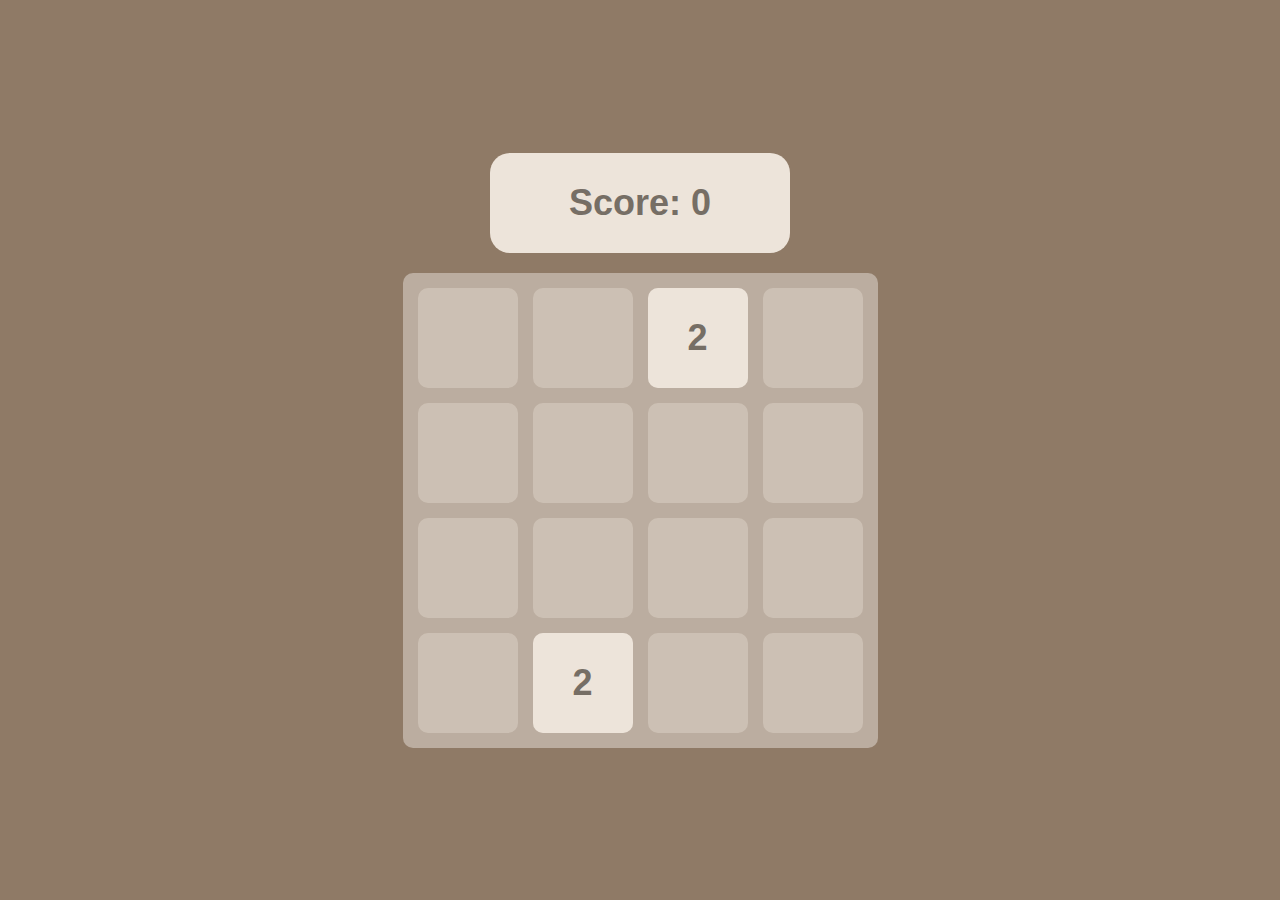
<file: 2048/index.html>
<!DOCTYPE html>
<html lang="en">
<head>
  <meta charset="UTF-8">
  <meta http-equiv="X-UA-Compatible" content="IE=edge">
  <meta name="viewport" content="width=device-width, initial-scale=1.0">
  <title>2048</title>
  <link rel="stylesheet" href="style.css">
</head>
<body>
  <div id="app">
    <div id="score">Score: 0</div>
  </div>
  <script src="script.js"></script>
</body>
</html>
</file>
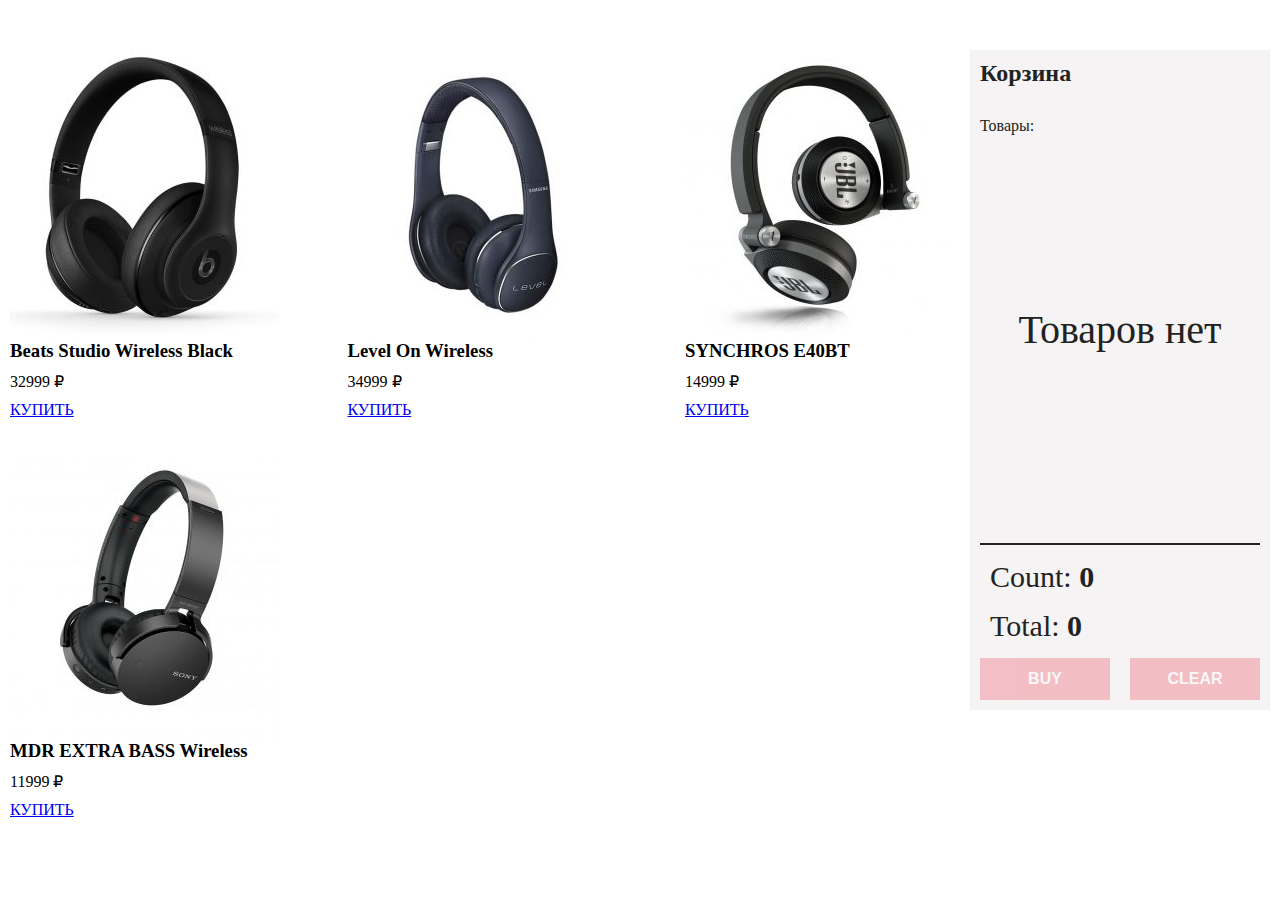
<file: Basket/index.html>
<!DOCTYPE html>
<html lang="en">
<head>
    <meta charset="UTF-8">
    <meta http-equiv="X-UA-Compatible" content="IE=edge">
    <meta name="viewport" content="width=device-width, initial-scale=1.0">
    <title>Basket</title>
    <link rel="stylesheet" href="css/style.css">
</head>
<body>
    <div id="product__card"></div> <!-- Блок товаров -->
    <div class="product__basket">
        <div class="basket">
            <h2 class="basket__title">Корзина</h2>
            <span class="basket__subtitle">Товары:</span>
            <div id="basket__goods" class="check__items">Товаров нет</div> <!-- Корзина товаров -->
            <span class="basket__line"></span>
            <span id="basket__count">Count: <b>0</b></span>
            <span id="basket__total">Total: <b>0</b></span>
            <div class="basket__btn">
                <button type="button" id="buy" class="button button__disabled" disabled>BUY</button>
                <button type="button" id="clear" class="button button__disabled" disabled>CLEAR</button>
            </div>
        </div>
    </div>
    <script src="js/app.js"></script>
</body>
</html>
</file>
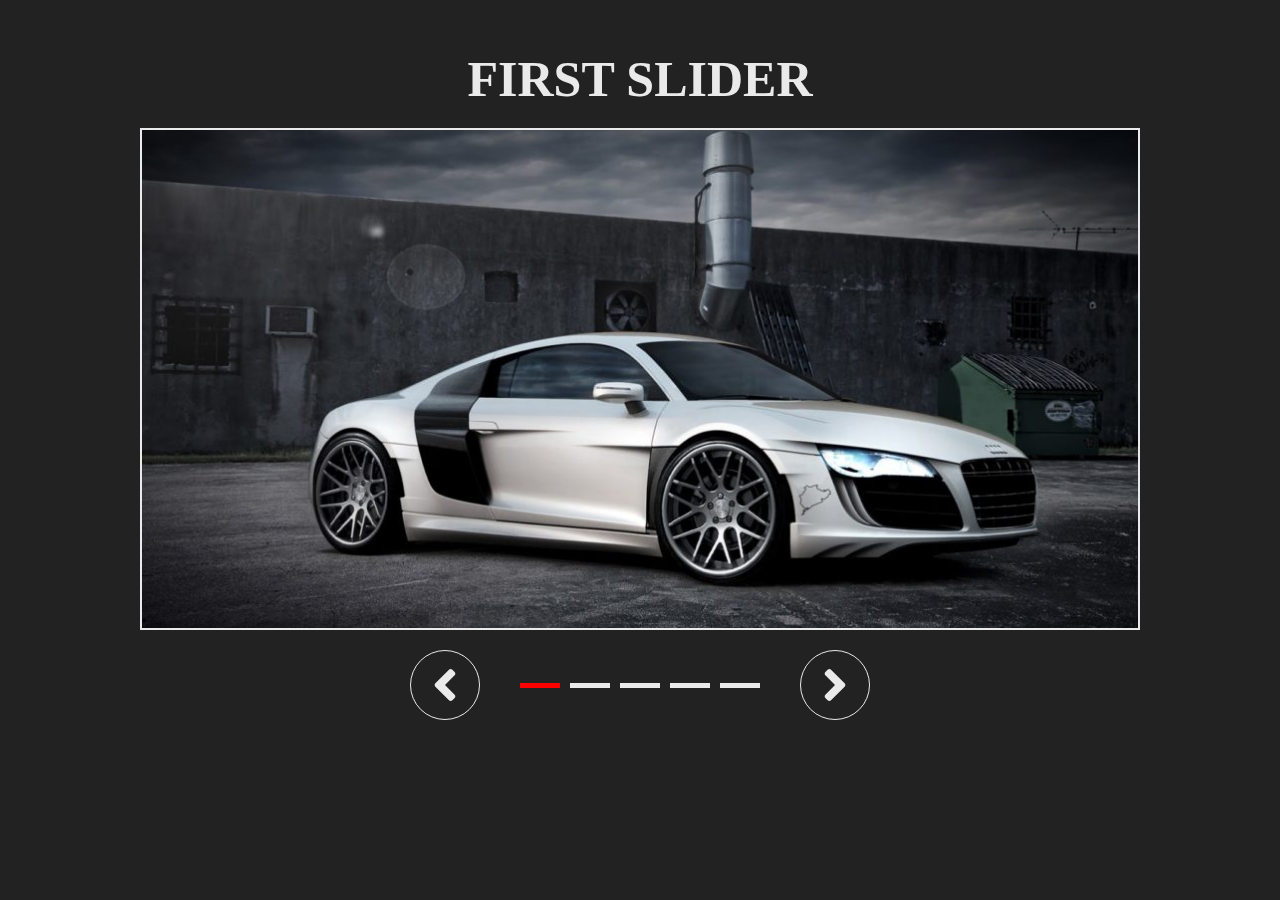
<file: DynamicSlider/index.html>
<!DOCTYPE html>
<html lang="en">
<head>
    <meta charset="UTF-8">
    <meta http-equiv="X-UA-Compatible" content="IE=edge">
    <meta name="viewport" content="width=device-width, initial-scale=1.0">
    <title>Slider</title>
    <link rel="stylesheet" href="css/reset.css">
    <link rel="stylesheet" href="css/style.css">
</head>
<body>
    <div class="slider">
        <h1 class="slider__heading">FIRST SLIDER</h1>
        <div class="slider__content">
            <div class="slider__line">
                <img src="img/1.jpg" alt="picture-1">
                <img src="img/2.jpg" alt="picture-2">
                <img src="img/3.jpg" alt="picture-3">
                <img src="img/4.jpg" alt="picture-4">
                <img src="img/5.jpg" alt="picture-5">
            </div>
        </div>
        <div class="slider__taps">
            <button type="button" class="slider__btn" id="prev">
                <svg width="22" height="32" viewBox="0 0 22 32" fill="none" xmlns="http://www.w3.org/2000/svg">
                    <path d="M1.37236 14.3005L14.9681 0.70478C15.9078 -0.234927 17.4273 -0.234927 18.357 0.70478L20.6163 2.96407C21.556 3.90378 21.556 5.42331 20.6163 6.35301L10.9894 16L20.6263 25.637C21.566 26.5767 21.566 28.0962 20.6263 29.0259L18.367 31.2952C17.4273 32.2349 15.9078 32.2349 14.9781 31.2952L1.38236 17.6995C0.432652 16.7598 0.432652 15.2402 1.37236 14.3005Z" fill="black"/>
                </svg>
            </button>
            <div class="slider__items">
                <div class="item item-switch"></div>
                <div class="item"></div>
                <div class="item"></div>
                <div class="item"></div>
                <div class="item"></div>
            </div>
            <button type="button" class="slider__btn" id="next">
                <svg width="22" height="32" viewBox="0 0 22 32" fill="none" xmlns="http://www.w3.org/2000/svg">
                    <path d="M20.6226 17.6995L7.02684 31.2952C6.08714 32.2349 4.56761 32.2349 3.6379 31.2952L1.37861 29.0359C0.438901 28.0962 0.438901 26.5767 1.37861 25.647L11.0156 16.01L1.37861 6.37301C0.438901 5.4333 0.438901 3.91378 1.37861 2.98407L3.6279 0.70478C4.56761 -0.234927 6.08714 -0.234927 7.01685 0.70478L20.6126 14.3005C21.5623 15.2402 21.5623 16.7598 20.6226 17.6995Z" fill="black"/>
                </svg>
            </button>
        </div>
    </div>
    <script src="js/app.js"></script>
</body>
</html>
</file>
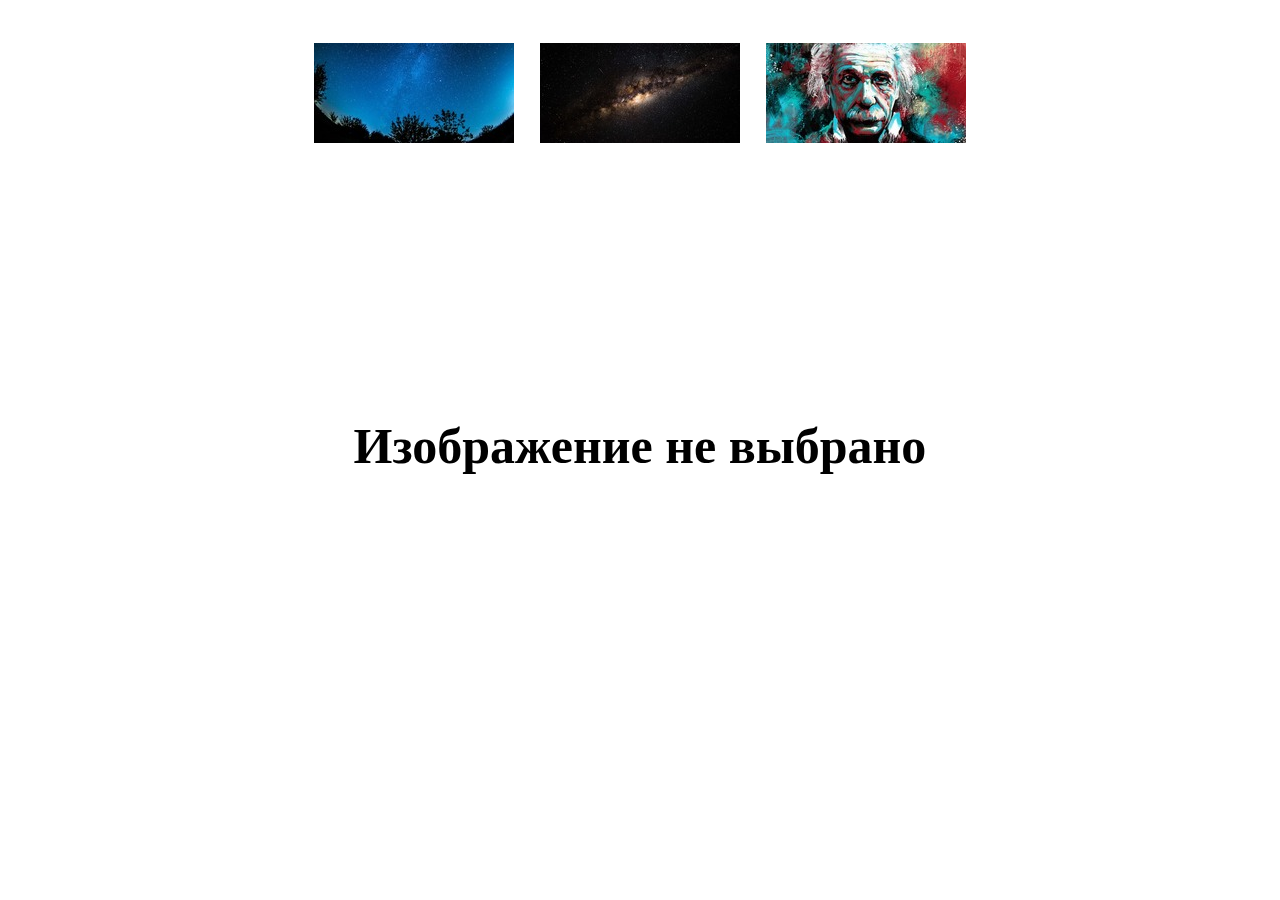
<file: Gallery/index.html>
<!DOCTYPE html>
<html lang="en">
<head>
    <meta charset="UTF-8">
    <meta http-equiv="X-UA-Compatible" content="IE=edge">
    <meta name="viewport" content="width=device-width, initial-scale=1.0">
    <title>Gallery</title>
    <link rel="stylesheet" href="css/style.css">
</head>
<body>
    <div class="box">
        <div class="box__small">
            <img class="small__img" src="small_img/small1.jpg" alt="pic-1">
            <img class="small__img" src="small_img/small2.jpg" alt="pic-2">
            <img class="small__img" src="small_img/small3.jpg" alt="pic-3">
        </div>
        <div id="box__big">Изображение не выбрано</div>
    </div>
    <script src="js/app.js"></script>
</body>
</html>
</file>
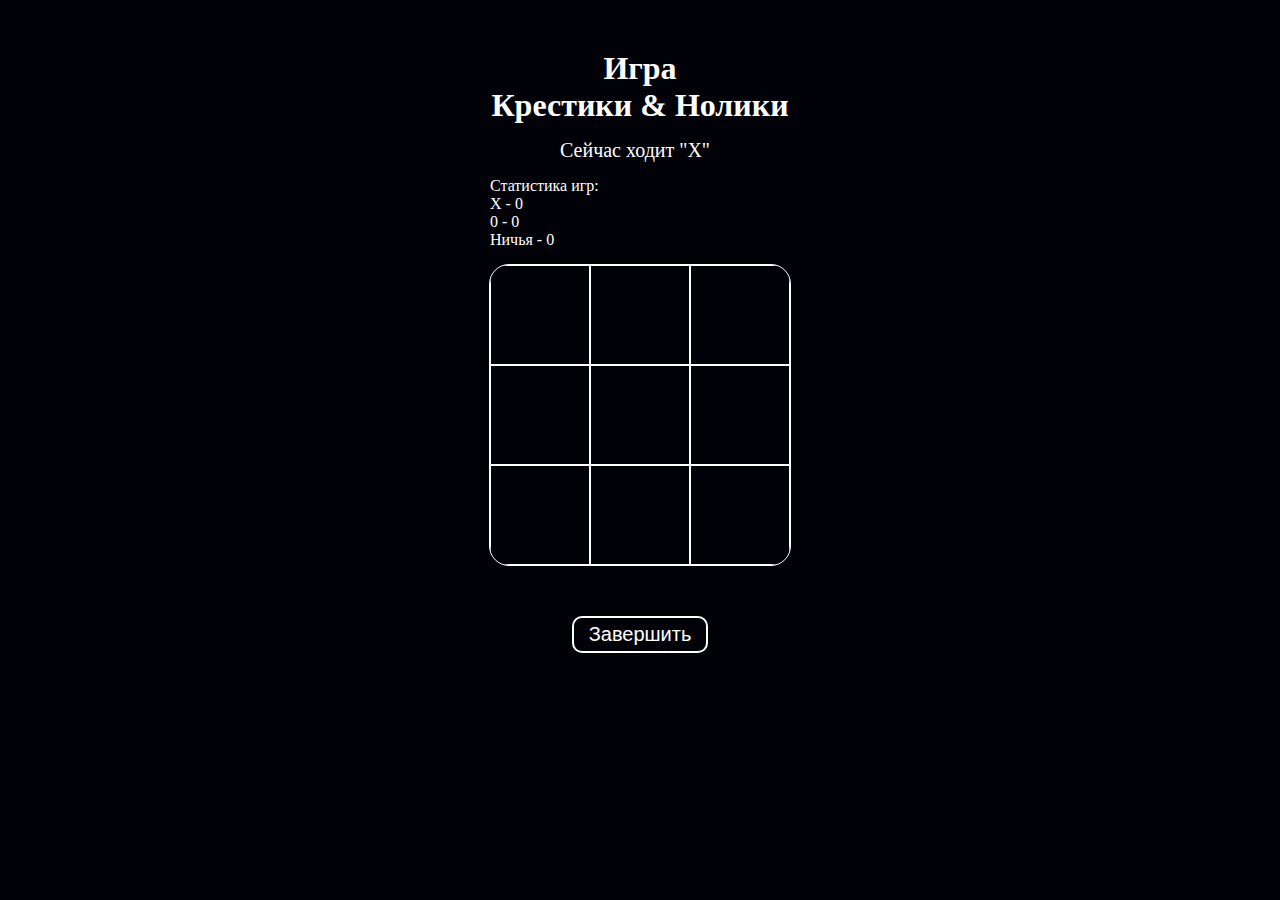
<file: GameXO/index.html>
<!DOCTYPE html>
<html lang="en">
<head>
    <meta charset="UTF-8">
    <meta http-equiv="X-UA-Compatible" content="IE=edge">
    <meta name="viewport" content="width=device-width, initial-scale=1.0">
    <title>X0</title>
    <link rel="stylesheet" href="style.css">
</head>
<body>
    <h1 class="heading">Игра<br>Крестики & Нолики</h1>
    <p id="player__step">Сейчас ходит "X"</p>
    <p id="stat">Статистика игр:<br>X - 0<br>0 - 0<br>Ничья - 0</p>
    <div id="area"></div> <!-- field -->
    <button type="button" id="btn">Завершить</button>
    <script src="app.js"></script>
</body>
</html>
</file>
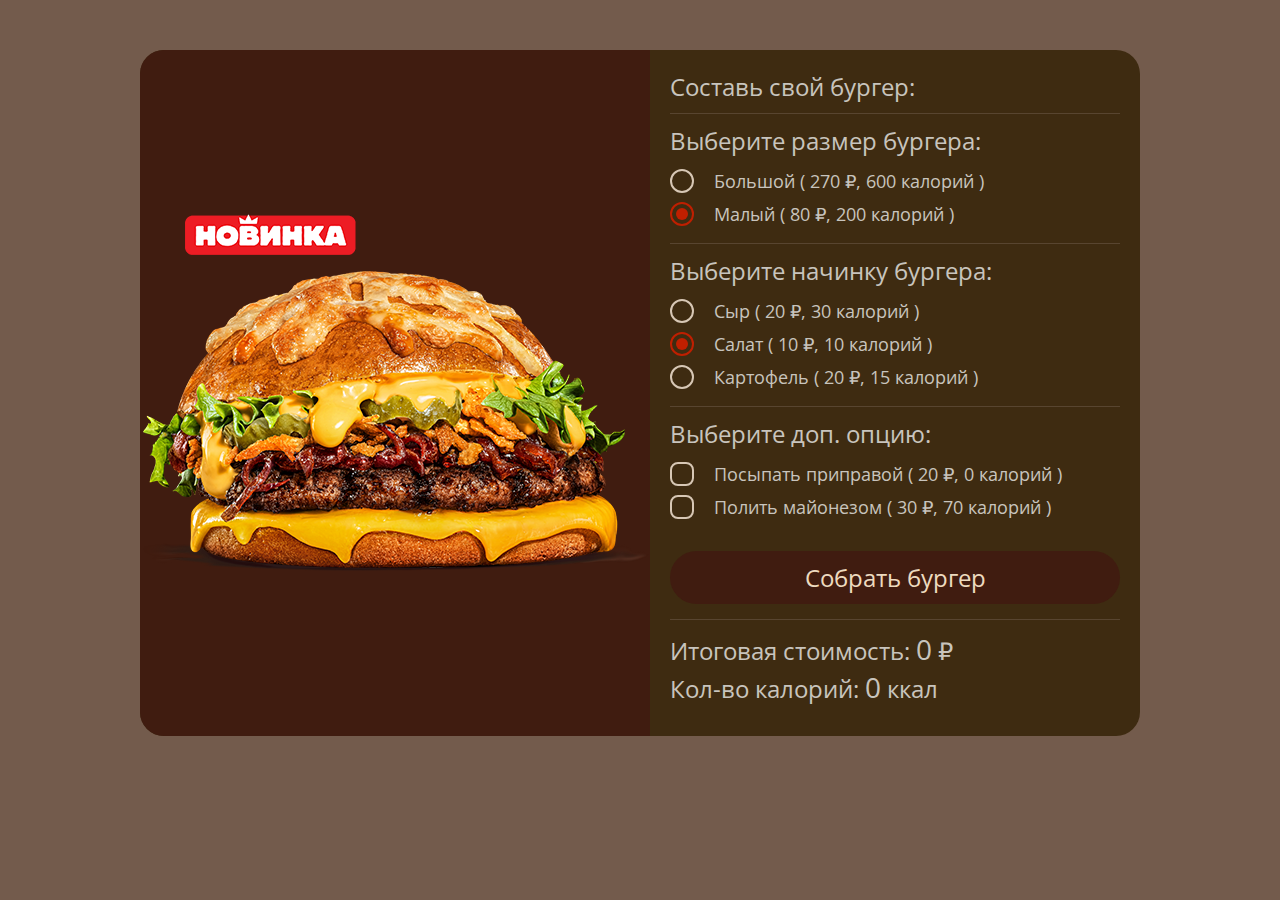
<file: hamburger/index.html>
<!DOCTYPE html>
<html lang="en">
<head>
    <meta charset="UTF-8">
    <meta http-equiv="X-UA-Compatible" content="IE=edge">
    <meta name="viewport" content="width=device-width, initial-scale=1.0">
    <title>Hamburger</title>
    <link rel="stylesheet" href="css/reset.css">
    <link rel="stylesheet" href="css/style.css">
</head>
<body>
    <div class="burger">
        <div class="burger__img">
            <img src="img/burger.png" alt="burger">
        </div>
        <div class="burger__box">
            <h2 class="burger__box-title">Составь свой бургер:</h2>
            <div class="burger__box-size">
                <h3 class="option-heading">Выберите размер бургера:</h3>
                <label class="label-radio">
                    <input type="radio" name="size" value="big" data-price="270" data-calories="600">
                    <span>Большой ( 270 &#8381;, 600 калорий )</span>
                </label>
                <label class="label-radio">
                    <input type="radio" name="size" value="small" data-price="80" data-calories="200" checked>
                    <span class="radio-box">Малый ( 80 &#8381;, 200 калорий )</span>
                </label>
            </div>
            <div class="burger__box-filling">
                <h3 class="option-heading">Выберите начинку бургера:</h3>
                <label class="label-radio">
                    <input type="radio" name="filling" value="cheese" data-price="20" data-calories="30">
                    <span class="radio-box">Сыр ( 20 &#8381;, 30 калорий )</span>
                </label>
                <label class="label-radio">
                    <input type="radio" name="filling" value="salad" data-price="10" data-calories="10" checked>
                    <span class="radio-box">Салат ( 10 &#8381;, 10 калорий )</span>
                </label>
                <label class="label-radio">
                    <input type="radio" name="filling" value="potato" data-price="20" data-calories="15">
                    <span class="radio-box">Картофель ( 20 &#8381;, 15 калорий )</span>
                </label>
            </div>
            <div class="burger__box-option">
                <h3 class="option-heading">Выберите доп. опцию:</h3>
                <label class="label-checkbox">
                    <input type="checkbox" name="option" value="spice" data-price="20" data-calories="0">
                    <span>Посыпать приправой ( 20 &#8381;, 0 калорий )</span>
                </label>
                <label class="label-checkbox">
                    <input type="checkbox" name="option" value="mayonnaise" data-price="30" data-calories="70">
                    <span>Полить майонезом ( 30 &#8381;, 70 калорий )</span>
                </label>
            </div>
            <button type="button" id="btn">Собрать бургер</button>
            <div class="burger__box-total">
                <p class="total__price">Итоговая стоимость: <span id="price">0</span> &#8381;</p>
                <p class="total__calories">Кол-во калорий: <span id="calories">0</span> ккал</p>
            </div>
        </div>
    </div>

    <script src="js/app.js"></script>
</body>
</html>
</file>
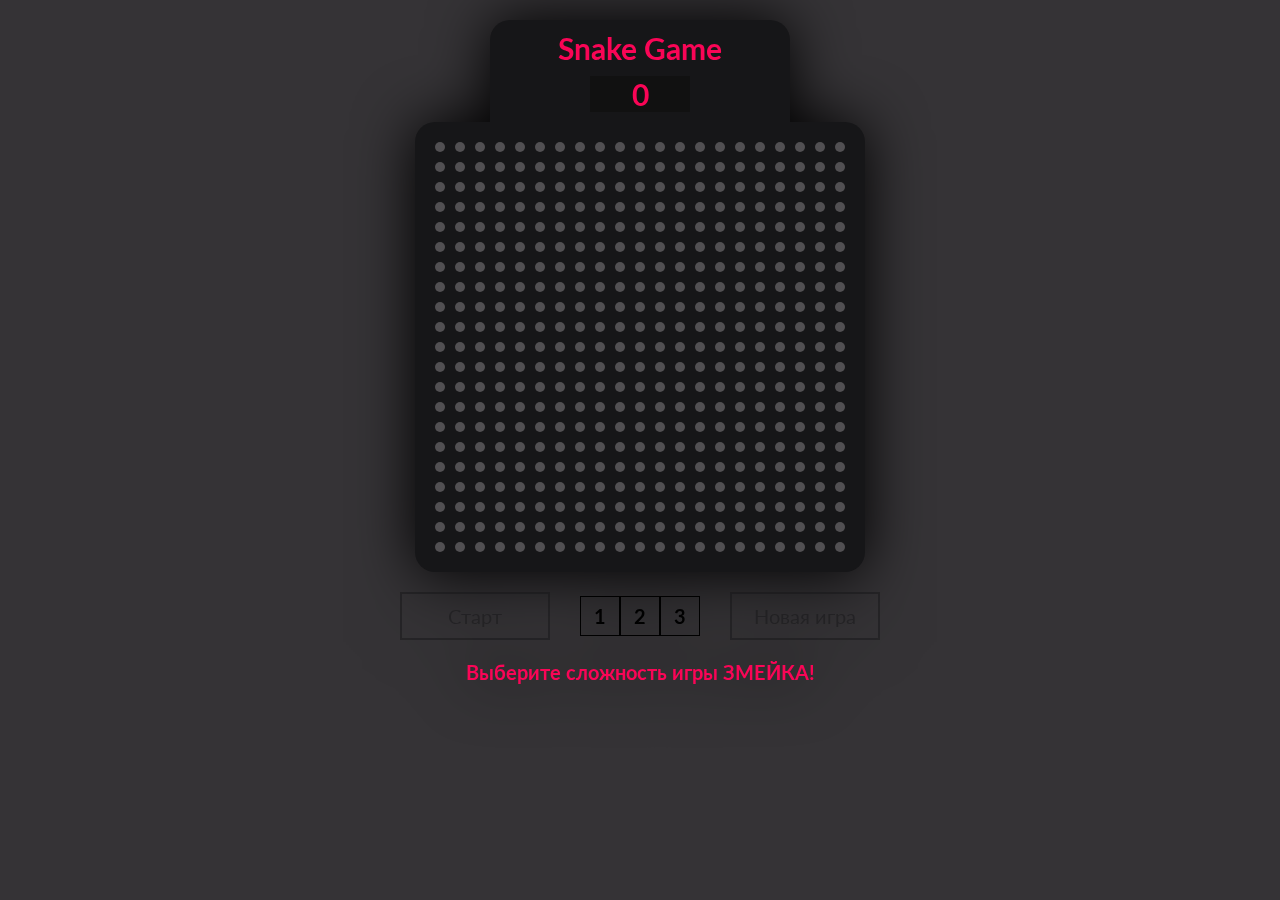
<file: Snake/index.html>
<!DOCTYPE html>
<html lang="en">
<head>
    <meta charset="UTF-8">
    <meta http-equiv="X-UA-Compatible" content="IE=edge">
    <meta name="viewport" content="width=device-width, initial-scale=1.0">
    <title>Snake Game</title>
    <link rel="stylesheet" href="css/reset.css">
    <link rel="stylesheet" href="css/style.css">
</head>
<body>
    <div class="game">
        <div class="game__header">
            <h1 class="game__header-title">Snake Game</h1>
            <p id="game__header-counter">0</p>
        </div>
        <div id="game__field"></div> <!-- Game field -->
        <div class="game__btn">
            <button type="button" id="game__btn-start">Старт</button>
            <div class="game__level">
                <div class="level">1</div>
                <div class="level">2</div>
                <div class="level">3</div>
            </div>
            <button type="button" id="game__btn-renew">Новая игра</button>
        </div>
        <p id="level__text">Выберите сложность игры ЗМЕЙКА!</p>
    </div>

    <script src="js/realize.js"></script>
</body>
</html>
</file>
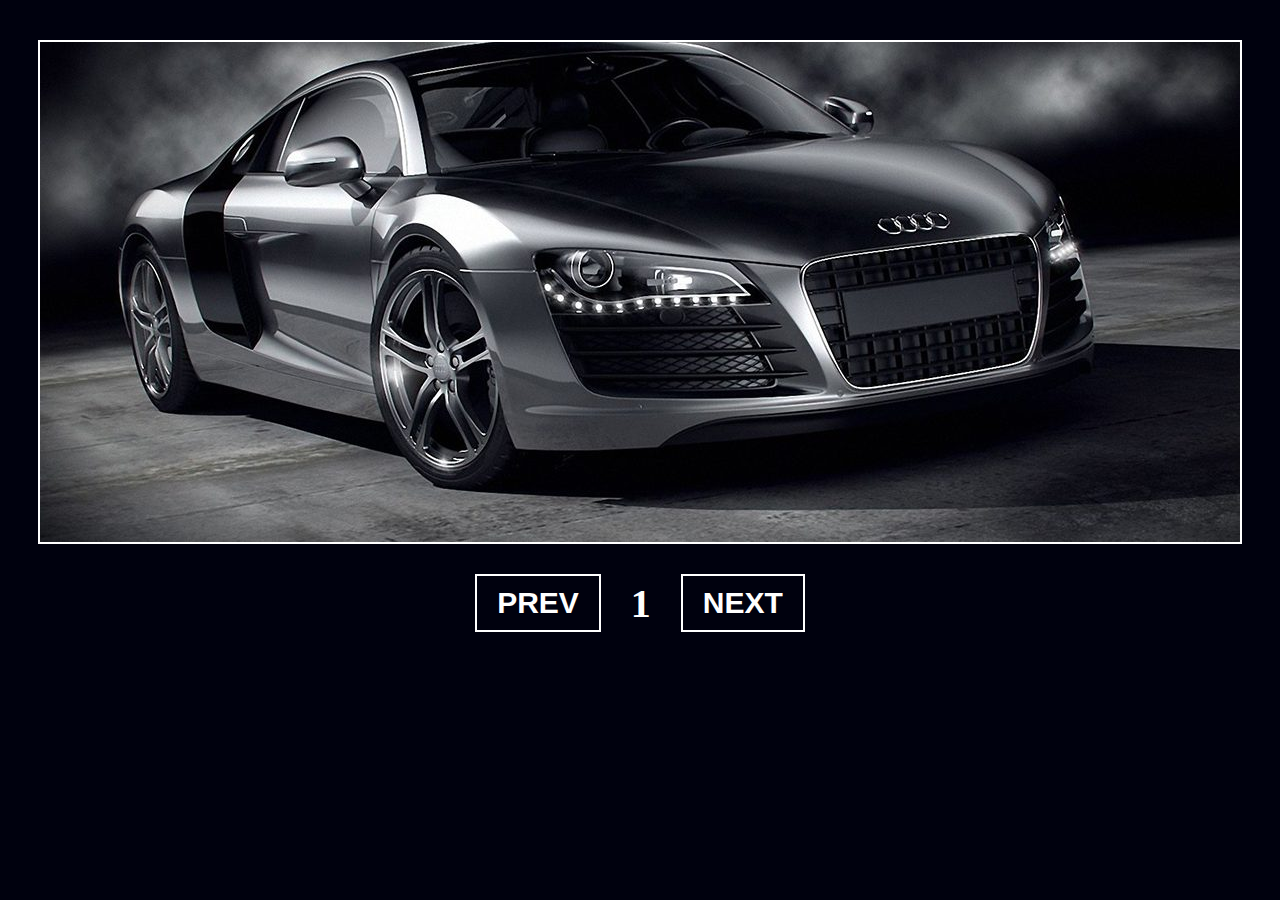
<file: StaticSlider/index.html>
<!DOCTYPE html>
<html lang="en">
<head>
    <meta charset="UTF-8">
    <meta http-equiv="X-UA-Compatible" content="IE=edge">
    <meta name="viewport" content="width=device-width, initial-scale=1.0">
    <title>Slider</title>
    <link rel="stylesheet" href="css/style.css">
</head>
<body>
    <div class="box">
        <div class="box__content">
            <img src="img/1.jpg" id="img" alt="pic">
        </div>
        <div class="box__btn">
            <button type="button" id="prev">PREV</button>
            <span id="count">1</span>
            <button type="button" id="next">NEXT</button>
        </div>
    </div>
    <script src="js/app.js"></script>
</body>
</html>
</file>
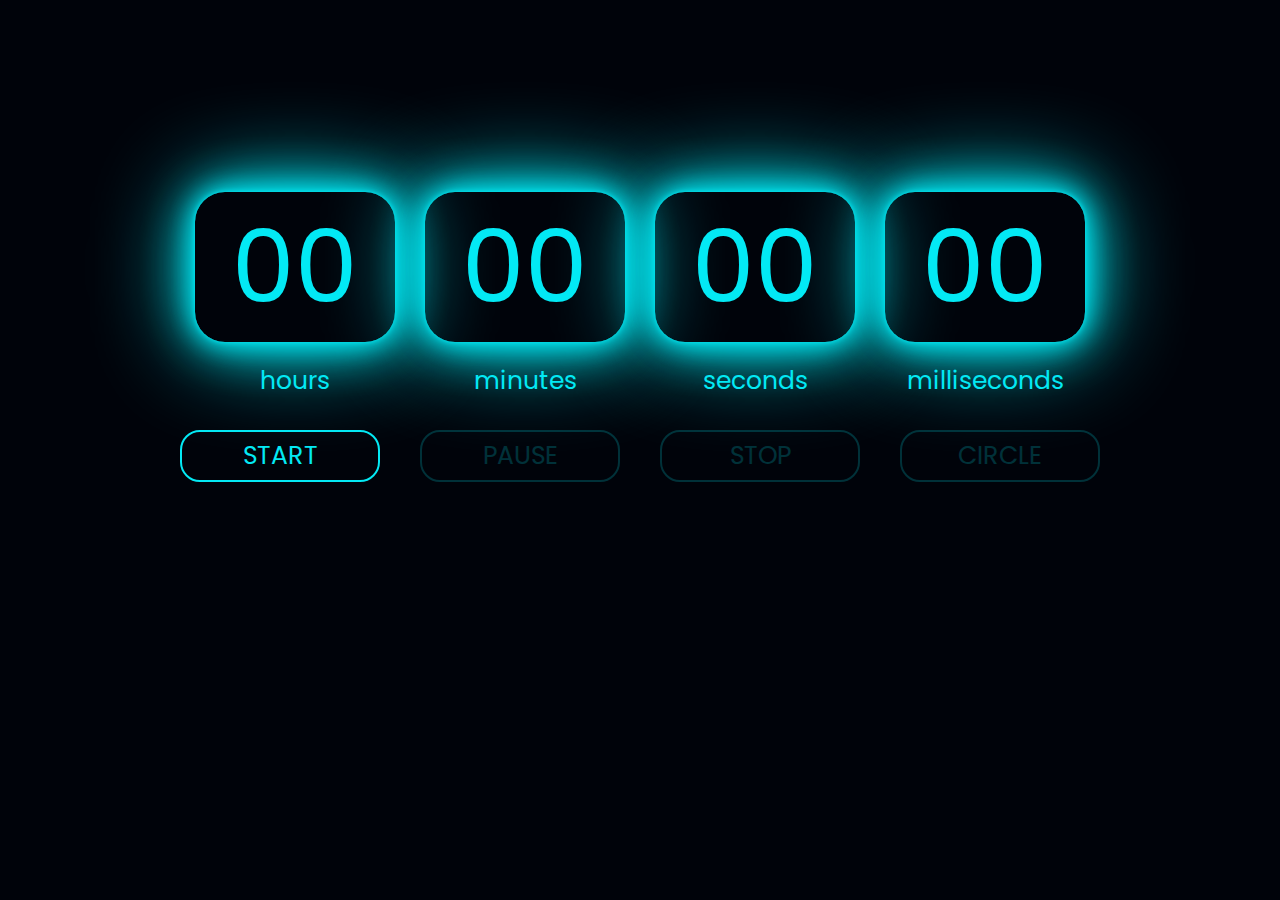
<file: stopwatch/index.html>
<!DOCTYPE html>
<html lang="en">
<head>
    <meta charset="UTF-8">
    <meta http-equiv="X-UA-Compatible" content="IE=edge">
    <meta name="viewport" content="width=device-width, initial-scale=1.0">
    <title>StopWatch</title>
    <link rel="stylesheet" href="css/reset.css">
    <link rel="stylesheet" href="css/style.css">
</head>
<body>
    <div class="wrap">
        <div id="stopwatch"></div>

        <div class="stopwatch__buttons">
            <button type="button" class="start" id="btn-start">START</button>
            <button type="button" class="pause" id="btn-pause" disabled>PAUSE</button>
            <button type="button" class="stop" id="btn-stop" disabled>STOP</button>
            <button type="button" class="circle" id="btn-circle" disabled>CIRCLE</button>
        </div>
        
        <div id="circle"></div>
    </div>

    <script src="js/app.js"></script>
</body>
</html>
</file>
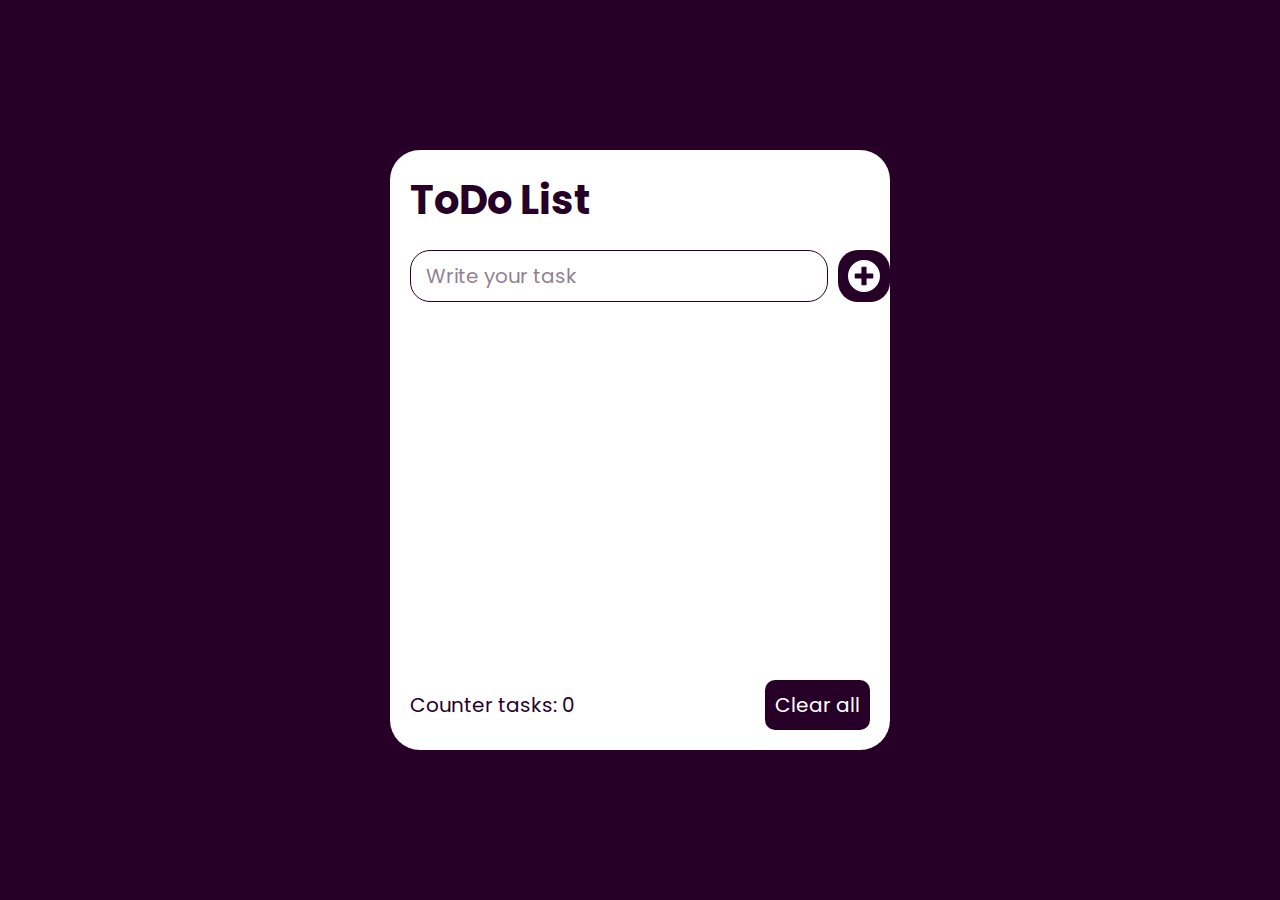
<file: ToDo-List/index.html>
<!DOCTYPE html>
<html lang="en">
<head>
    <meta charset="UTF-8">
    <meta http-equiv="X-UA-Compatible" content="IE=edge">
    <meta name="viewport" content="width=device-width, initial-scale=1.0">
    <title>ToDo list</title>
    <link rel="stylesheet" href="css/reset.css">
    <link rel="stylesheet" href="css/style.css">
</head>
<body>
    <div class="todo">
        <h1 class="todo__title">ToDo List</h1>
        <div class="todo__form">
            <input type="text" class="todo__input" placeholder="Write your task">
            <button type="submit" class="todo__btn" onclick="addTask()">
                <svg width="32" height="32" viewBox="0 0 32 32" fill="none" xmlns="http://www.w3.org/2000/svg">
                    <path d="M16 0C7.16129 0 0 7.16129 0 16C0 24.8387 7.16129 32 16 32C24.8387 32 32 24.8387 32 16C32 7.16129 24.8387 0 16 0ZM25.2903 17.8065C25.2903 18.2323 24.9419 18.5806 24.5161 18.5806H18.5806V24.5161C18.5806 24.9419 18.2323 25.2903 17.8065 25.2903H14.1935C13.7677 25.2903 13.4194 24.9419 13.4194 24.5161V18.5806H7.48387C7.05806 18.5806 6.70968 18.2323 6.70968 17.8065V14.1935C6.70968 13.7677 7.05806 13.4194 7.48387 13.4194H13.4194V7.48387C13.4194 7.05806 13.7677 6.70968 14.1935 6.70968H17.8065C18.2323 6.70968 18.5806 7.05806 18.5806 7.48387V13.4194H24.5161C24.9419 13.4194 25.2903 13.7677 25.2903 14.1935V17.8065Z" fill="black"/>
                </svg>
            </button>
        </div>
        
        <div id="todo__menu"></div>

        <div class="todo__bottom">
            <p class="todo__counter">Counter tasks: <span class="todo__counter-color-check">0</span></p>
            <span class="todo__check-clear">No tasks</span>
            <button type="button" class="clear__btn">Clear all</button>
        </div>
    </div>
    <script src="app.js"></script>
</body>
</html>
</file>
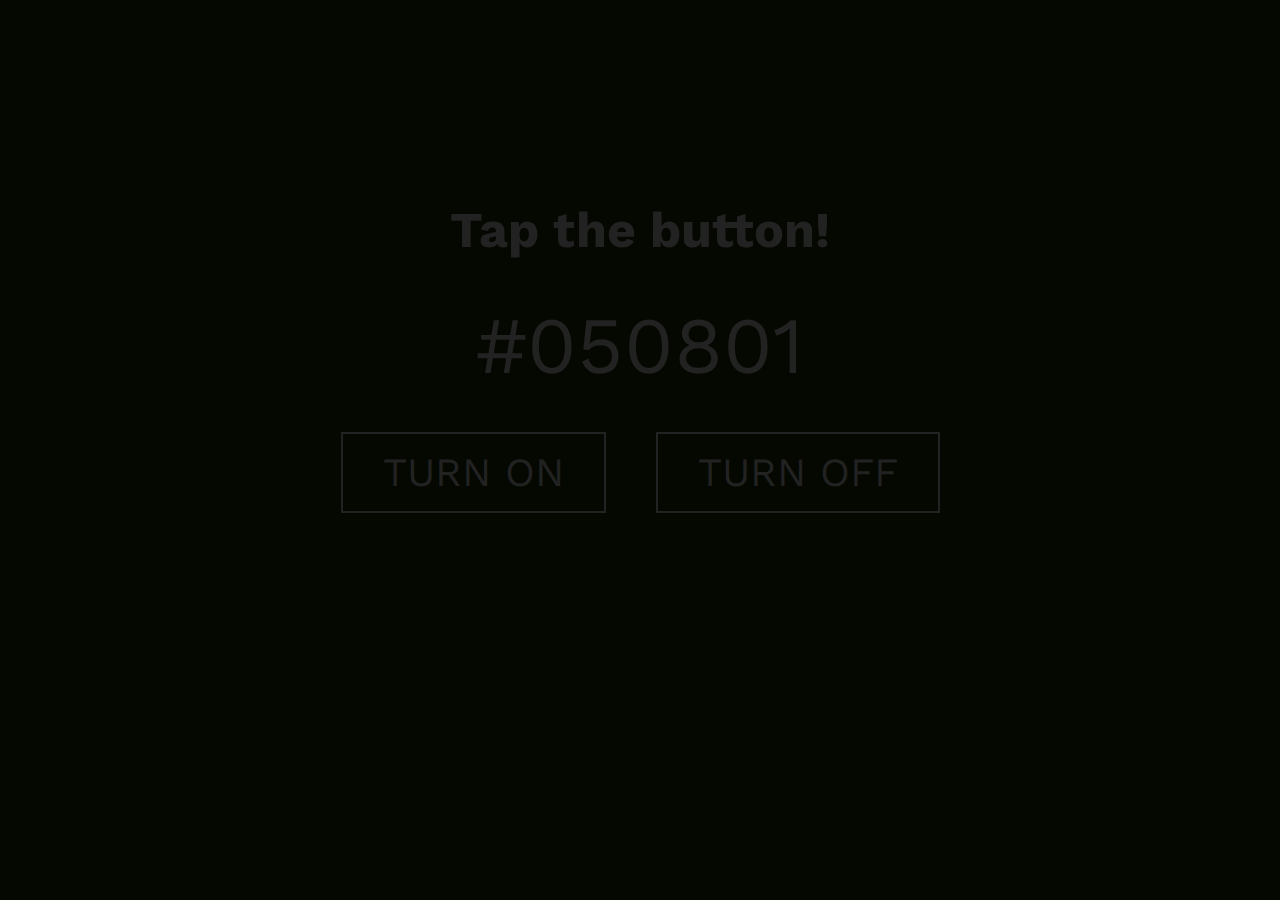
<file: TurnLight/index.html>
<!DOCTYPE html>
<html lang="en">
<head>
    <meta charset="UTF-8">
    <meta http-equiv="X-UA-Compatible" content="IE=edge">
    <meta name="viewport" content="width=device-width, initial-scale=1.0">
    <title>Turn ON/OFF</title>
    <link rel="stylesheet" href="css/reset.css">
    <link rel="stylesheet" href="css/style.css">
</head>
<body>
    <h1 class="heading">Tap the button!</h1>
    <p id="hex-code">#050801</p>
    <div class="box">
        <button type="button" class="btn" id="btn-on">TURN ON</button>
        <button type="button" class="btn" id="btn-off">TURN OFF</button>
    </div>
    <script src="js/app.js"></script>
</body>
</html>
</file>
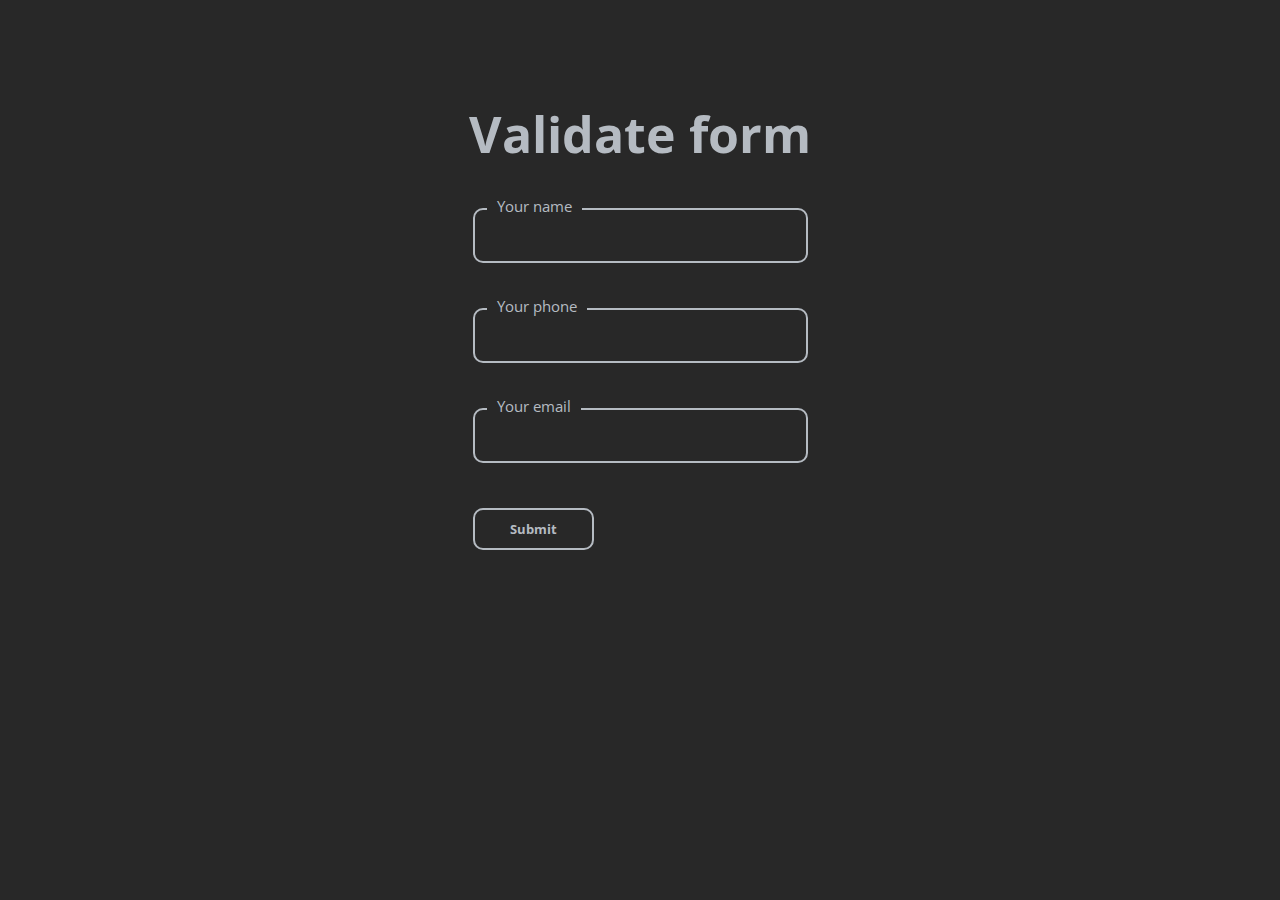
<file: validator/index.html>
<!DOCTYPE html>
<html lang="en">
<head>
    <meta charset="UTF-8">
    <meta http-equiv="X-UA-Compatible" content="IE=edge">
    <meta name="viewport" content="width=device-width, initial-scale=1.0">
    <title>Validator form</title>
    <link rel="stylesheet" href="css/style.css">
</head>
<body>
    <h1 class="heading">Validate form</h1>
    <form action="#" class="form" id="myform">
        <div class="form__item">
            <label class="form__item-label" for="name">Your name</label>
            <input class="form__item-input" type="text" name="name" id="name">
        </div>
        <div class="form__item">
            <label class="form__item-label" for="phone">Your phone</label>
            <input class="form__item-input" type="tel" name="phone" id="phone">
        </div>
        <div class="form__item">
            <label class="form__item-label" for="email">Your email</label>
            <input class="form__item-input" type="email" name="email" id="email">
        </div>
        <div class="form__btn">
            <button id="btn">Submit</button>
        </div>
    </form>

    <script src="js/main.js"></script>
    <script>
        window.onload = () => {
            document.getElementById('myform').addEventListener('submit', e => {
                let valid = new Validator('myform');
                if(!valid.valid){
                    e.preventDefault();
                }
            })
        }
    </script>
</body>
</html>
</file>
<file: 2048/style.css>
*,
*::before,
*::after {
  margin: 0;
  padding: 0;
  box-sizing: border-box;
  font-family: "Lato", sans-serif;
}

#app {
  width: 100vw;
  height: 100vh;
  display: flex;
  align-items: center;
  justify-content: center;
  flex-direction: column;
  background-color: #8f7a66;
}

#score {
  width: 300px;
  height: 100px;
  display: flex;
  align-items: center;
  justify-content: center;
  font-size: 36px;
  font-weight: 700;
  border-radius: 20px;
  margin-bottom: 20px;
  color: #766e65;
  background-color: #ede4da;
}

.app__game {
  width: 475px;
  display: flex;
  flex-wrap: wrap;
  gap: 15px;
  padding: 15px;
  border-radius: 10px;
  background-color: #bbada0;
}

.app__game-cell, .cell-num {
  position: relative;
  width: 100px;
  height: 100px;
  display: flex;
  align-items: center;
  justify-content: center;
  border-radius: 10px;
  font-size: 36px;
  font-weight: 700;
  background-color: rgba(238, 228, 218, 0.35);
}

.cell-num {
  position: absolute;
  top: 0;
  left: 0;
  color: #f9f6f2;
  transition: all 100ms ease-in-out;
}

.cell-2 {
  color: #766e65;
  background-color: #ede4da;
}

.cell-4 {
  color: #766e65;
  background-color: #eee1c9;
}

.cell-8 {
  background-color: #f3b27a;
}

.cell-16 {
  background: #f69664;
}

.cell-32 {
  background: #f77c5f;
}

.cell-64 {
  background: #f75f3b;
}

.cell-128 {
  background: #edd073;
}

.cell-256 {
  background: #edcc62;
}

.cell-512 {
  background: #edc950;
}

.cell-1024 {
  background: #d0b045;
}

.cell-2048 {
  background: #af933a;
}

.cell-4096 {
  background: #3e3ed3;
}
</file>
<file: Basket/css/style.css>
* {
    margin: 0;
    padding: 0;
    box-sizing: border-box;
}

html, body {
    height: 100%;
}

body {
    display: flex;
    gap: 15px;
    justify-content: space-between;
    padding: 50px;
    padding-left: calc(50% - 720px);
    padding-right: calc(50% - 720px);
}

#product__card {
    display: flex;
    justify-content: space-between;
    flex: 1;
    flex-wrap: wrap;
}

.card {
    display: flex;
    flex-direction: column;
}

.card__price {
    margin: 10px 0;
}

.card__link:hover {
    color: #f00;
}

.basket {
    min-width: 300px;
    display: flex;
    flex-direction: column;
    padding: 10px;
    color: #222222;
    background: #f5f3f3;
}

.basket__title {
    margin-bottom: 30px;
}

#basket__goods {
    height: 408px;
    padding-bottom: 20px;
    overflow-y: auto;
}

.check__items {
    display: flex;
    align-items: center;
    justify-content: center;
    font-size: 40px;
}

.goods {
    display: flex;
    flex-direction: column;
    padding: 10px;
    border-bottom: 1px solid #000;
}

.basket__line {
    height: 2px;
    margin-top: auto;
    background: #222;
}

#basket__count, #basket__total {
    font-size: 30px;
    padding-left: 10px;
    padding-bottom: 15px;
}

#basket__count {
    padding-top: 15px;
}

.basket__btn {
    width: 100%;
    display: flex;
    gap: 20px;
}

.button {
    padding: 12px 0;
    cursor: pointer;
    font-weight: 700;
    font-size: 16px;
    flex: 1;
    border: none;
    color: #fff;
    background: #F16D7F;
}

.button__disabled {
    cursor: not-allowed;
    opacity: .4;
}

@media (max-width: 1470px) {
    body {
        padding-left: 10px;
        padding-right: 10px;
    }
}
</file>
<file: DynamicSlider/css/style.css>
body {
  background: #222;
}

.slider {
  display: -webkit-box;
  display: -ms-flexbox;
  display: flex;
  -webkit-box-orient: vertical;
  -webkit-box-direction: normal;
      -ms-flex-direction: column;
          flex-direction: column;
  -webkit-box-align: center;
      -ms-flex-align: center;
          align-items: center;
  padding: 50px 25px 0;
}

.slider__heading {
  margin-bottom: 20px;
  font-size: 50px;
  font-weight: 700;
  color: #eaeaea;
}

.slider__content {
  max-width: 1000px;
  overflow: hidden;
  border: 2px solid #eaeaea;
}

.slider__line {
  display: -webkit-box;
  display: -ms-flexbox;
  display: flex;
  -webkit-transition: -webkit-transform .3s ease;
  transition: -webkit-transform .3s ease;
  transition: transform .3s ease;
  transition: transform .3s ease, -webkit-transform .3s ease;
}

.slider__taps {
  display: -webkit-box;
  display: -ms-flexbox;
  display: flex;
  -webkit-box-align: center;
      -ms-flex-align: center;
          align-items: center;
  gap: 40px;
  margin-top: 20px;
}

.slider__btn {
  min-width: 70px;
  height: 70px;
  display: -webkit-box;
  display: -ms-flexbox;
  display: flex;
  -webkit-box-align: center;
      -ms-flex-align: center;
          align-items: center;
  -webkit-box-pack: center;
      -ms-flex-pack: center;
          justify-content: center;
  cursor: pointer;
  border: 1px solid #eaeaea;
  border-radius: 50%;
  background: inherit;
  -webkit-transition: -webkit-transform .3s ease;
  transition: -webkit-transform .3s ease;
  transition: transform .3s ease;
  transition: transform .3s ease, -webkit-transform .3s ease;
}

.slider__btn svg path {
  fill: #eaeaea;
}

.slider__btn:hover {
  border-color: #f00;
  -webkit-transform: scale(1.2);
          transform: scale(1.2);
}

.slider__btn:hover svg path {
  fill: #f00;
}

.slider__items {
  height: 15px;
  display: -webkit-box;
  display: -ms-flexbox;
  display: flex;
  -webkit-box-align: center;
      -ms-flex-align: center;
          align-items: center;
  -webkit-box-pack: center;
      -ms-flex-pack: center;
          justify-content: center;
  gap: 10px;
}

.slider__items .item {
  width: 40px;
  height: 5px;
  cursor: pointer;
  background: #eaeaea;
  -webkit-transition: height .3s ease;
  transition: height .3s ease;
}

.slider__items .item:hover {
  height: 10px;
}

.slider__items .item-switch {
  background: #f00;
}
/*# sourceMappingURL=style.css.map */
</file>
<file: Gallery/css/style.css>
* {
    margin: 0;
    padding: 0;
    box-sizing: border-box;
}

html, body {
    height: 100%;
    display: flex;
    justify-content: center;
    padding-top: 20px;
}

img {
    display: block;
    max-width: 100%;
}

.box__small {
    display: flex;
    gap: 20px;
    justify-content: center;
    margin-bottom: 50px;
}

#box__big {
    width: 1000px;
    height: 500px;
    display: flex;
    align-items: center;
    justify-content: center;
    font-size: 50px;
    font-weight: 700;
}

.small__img {
    cursor: pointer;
    border: 3px solid transparent;
}

.border-color {
    border-color: #f00;
}
</file>
<file: GameXO/style.css>
* {
    margin: 0;
    padding: 0;
    box-sizing: border-box;
}

body {
    padding-top: 50px;
    display: flex;
    flex-direction: column;
    align-items: center;
    color: #fff;
    background: #010208;
}

.heading {
    text-align: center;
}

#player__step {
    width: 160px;
    padding: 15px 0;
    font-size: 20px;
}

#stat {
    width: 300px;
    padding-bottom: 15px;
}

#area {
    width: 302px;
    display: flex;
    flex-wrap: wrap;
    overflow: hidden;
    border: 1px solid #fff;
    border-radius: 20px;
}

.cell {
    width: 100px;
    height: 100px;
    display: flex;
    align-items: center;
    justify-content: center;
    font-size: 60px;
    font-weight: 700;
    cursor: pointer;
    border: 1px solid #fff;
    transition: background .3s ease;
}

.cell:hover {
    background: #eee;
}

#btn {
    margin-top: 50px;
    padding: 5px 15px;
    font-size: 20px;
    cursor: pointer;
    border: 2px solid #fff;
    border-radius: 10px;
    color: #fff;
    background: transparent;
    transition: all .5s ease;
}

#btn:hover {
    border-color: #f40303;
    color: #010208;
    background: #f40303;
    box-shadow: 0 0 5px #f40303, 0 0 25px #f40303, 0 0 50px #f40303, 0 0 200px #f40303;
}
</file>
<file: hamburger/css/style.css>
@import url("https://fonts.googleapis.com/css2?family=Open+Sans&display=swap");
body {
  display: -webkit-box;
  display: -ms-flexbox;
  display: flex;
  -webkit-box-pack: center;
      -ms-flex-pack: center;
          justify-content: center;
  padding: 50px 0;
  font-family: 'Open Sans', sans-serif;
  font-weight: 400;
  font-size: 24px;
  color: #c8c4bd;
  background: #735b4c;
}

.burger {
  width: 1000px;
  display: -webkit-box;
  display: -ms-flexbox;
  display: flex;
  border-radius: 24px;
  background: #3e2b11;
}

.burger__img {
  display: -webkit-box;
  display: -ms-flexbox;
  display: flex;
  -webkit-box-align: center;
      -ms-flex-align: center;
          align-items: center;
  border-radius: 24px 0 0 24px;
  background: #401c10;
}

.burger__box {
  -webkit-box-flex: 1;
      -ms-flex: 1;
          flex: 1;
  padding: 20px;
}

.burger__box-title {
  padding-bottom: 10px;
}

.burger__box > div {
  padding: 10px 0;
  border-top: 1px solid #584530;
}

.burger .option-heading {
  padding-bottom: 10px;
}

.burger .label-radio {
  display: block;
}

.burger .label-radio input[type="radio"] {
  position: absolute;
  visibility: hidden;
  left: -9999999px;
}

.burger .label-radio input[type="radio"]:checked ~ span::before {
  border-color: #bf1f00;
}

.burger .label-radio input[type="radio"]:checked ~ span::after {
  background: #bf1f00;
}

.burger .label-radio span {
  display: -webkit-inline-box;
  display: -ms-inline-flexbox;
  display: inline-flex;
  -webkit-box-align: center;
      -ms-flex-align: center;
          align-items: center;
  gap: 20px;
  position: relative;
  font-size: 18px;
}

.burger .label-radio span::before {
  content: '';
  display: block;
  width: 24px;
  height: 24px;
  border: 2px solid #d7c7b5;
  border-radius: 50%;
  -webkit-transition: border-color .3s ease;
  transition: border-color .3s ease;
}

.burger .label-radio span::after {
  content: '';
  display: block;
  width: 12px;
  height: 12px;
  position: absolute;
  left: 6px;
  border-radius: 50%;
  background: transparent;
  -webkit-transition: background .3s ease;
  transition: background .3s ease;
}

.burger .label-checkbox {
  display: block;
}

.burger .label-checkbox input[type="checkbox"] {
  position: absolute;
  visibility: hidden;
  left: -9999999px;
}

.burger .label-checkbox input[type="checkbox"]:checked ~ span::before {
  border-color: #bf1f00;
  background: #bf1f00;
}

.burger .label-checkbox input[type="checkbox"]:checked ~ span::after {
  color: #eddabf;
}

.burger .label-checkbox span {
  display: -webkit-inline-box;
  display: -ms-inline-flexbox;
  display: inline-flex;
  -webkit-box-align: center;
      -ms-flex-align: center;
          align-items: center;
  gap: 20px;
  position: relative;
  font-size: 18px;
}

.burger .label-checkbox span::before {
  content: '';
  display: block;
  width: 24px;
  height: 24px;
  border: 2px solid #d7c7b5;
  border-radius: 8px;
  -webkit-transition: all .3s ease;
  transition: all .3s ease;
}

.burger .label-checkbox span::after {
  content: '\2713';
  display: block;
  position: absolute;
  top: 0;
  left: 6px;
  color: transparent;
  -webkit-transition: color .3s ease;
  transition: color .3s ease;
}

.burger #btn {
  width: 100%;
  margin: 15px 0;
  padding: 10px 40px;
  border-radius: 33px;
  color: #eddabf;
  background: #401c10;
  -webkit-transition: all .3s ease;
  transition: all .3s ease;
}

.burger #btn:hover {
  background: #6c4d3f;
}

.burger #btn:active {
  background: #220200;
}

.burger #price, .burger #calories {
  font-size: 28px;
}
/*# sourceMappingURL=style.css.map */
</file>
<file: Snake/css/style.css>
@import url("https://fonts.googleapis.com/css2?family=Lato:wght@400;700&display=swap");
body {
  padding-top: 20px;
  font-family: 'Lato', sans-serif;
  font-weight: 400;
  font-size: 20px;
  background: #353336;
}

.game {
  display: -webkit-box;
  display: -ms-flexbox;
  display: flex;
  -webkit-box-orient: vertical;
  -webkit-box-direction: normal;
      -ms-flex-direction: column;
          flex-direction: column;
  -webkit-box-align: center;
      -ms-flex-align: center;
          align-items: center;
  -webkit-filter: drop-shadow(0px 0px 30px #000000);
          filter: drop-shadow(0px 0px 30px #000000);
}

.game__header {
  display: -webkit-box;
  display: -ms-flexbox;
  display: flex;
  -webkit-box-orient: vertical;
  -webkit-box-direction: normal;
      -ms-flex-direction: column;
          flex-direction: column;
  -webkit-box-align: center;
      -ms-flex-align: center;
          align-items: center;
  width: 300px;
  padding: 10px;
  text-align: center;
  border-radius: 20px 20px 0 0;
  background: #161618;
}

.game__header-title, .game__header #game__header-counter {
  font-weight: 700;
  font-size: 30px;
  color: #FA0556;
}

.game__header #game__header-counter {
  width: 100px;
  margin-top: 10px;
  background: #111;
}

.game #game__field {
  padding: 15px;
  border-radius: 20px;
  background: #161618;
}

.game__btn {
  display: -webkit-box;
  display: -ms-flexbox;
  display: flex;
  -webkit-box-align: center;
      -ms-flex-align: center;
          align-items: center;
  gap: 30px;
  margin-top: 20px;
}

.game__btn .game__level {
  display: -webkit-box;
  display: -ms-flexbox;
  display: flex;
}

.game__btn .level {
  width: 40px;
  height: 40px;
  display: -webkit-box;
  display: -ms-flexbox;
  display: flex;
  -webkit-box-align: center;
      -ms-flex-align: center;
          align-items: center;
  -webkit-box-pack: center;
      -ms-flex-pack: center;
          justify-content: center;
  cursor: pointer;
  font-weight: 700;
  border: 1px solid #000;
  -webkit-transition: background .3s ease;
  transition: background .3s ease;
}

.game__btn .level:hover {
  background: #FA0556;
}

.game__btn .level-checked {
  background: #FA0556;
}

.game__btn #game__btn-start, .game__btn #game__btn-renew {
  width: 150px;
  padding: 10px 20px;
  border: 2px solid #161618;
  color: #161618;
  background: transparent;
  -webkit-transition: all .5s ease;
  transition: all .5s ease;
}

.game__btn #game__btn-start:not([disabled]):hover {
  border-color: #63f403;
  color: #000;
  background: #63f403;
  -webkit-box-shadow: 0 0 5px #63f403, 0 0 25px #63f403, 0 0 50px #63f403, 0 0 200px #63f403;
          box-shadow: 0 0 5px #63f403, 0 0 25px #63f403, 0 0 50px #63f403, 0 0 200px #63f403;
  -webkit-box-reflect: below 1px linear-gradient(transparent, #0005);
}

.game__btn #game__btn-renew:not([disabled]):hover {
  border-color: #FA0556;
  color: #000;
  background: #FA0556;
  -webkit-box-shadow: 0 0 5px #FA0556, 0 0 25px #FA0556, 0 0 50px #FA0556, 0 0 200px #FA0556;
          box-shadow: 0 0 5px #FA0556, 0 0 25px #FA0556, 0 0 50px #FA0556, 0 0 200px #FA0556;
  -webkit-box-reflect: below 1px linear-gradient(transparent, #0005);
}

.game__btn .disabled {
  cursor: not-allowed;
  opacity: .5;
}

.game #level__text {
  margin-top: 20px;
  font-weight: 700;
  color: #FA0556;
}

.snake__field {
  border-collapse: collapse;
}

.snake__field-row {
  display: -webkit-box;
  display: -ms-flexbox;
  display: flex;
}

.snake__field-cell {
  display: -webkit-box;
  display: -ms-flexbox;
  display: flex;
  -webkit-box-align: center;
      -ms-flex-align: center;
          align-items: center;
  -webkit-box-pack: center;
      -ms-flex-pack: center;
          justify-content: center;
  width: 20px;
  height: 20px;
}

.snake__field-cell::after {
  content: '';
  display: block;
  width: 10px;
  height: 10px;
  border-radius: 50%;
  background: #525053;
}

.snake__field .snake {
  background: #FA0556;
}

.snake__field .snake::after {
  content: '';
  display: block;
  width: 20px;
  height: 20px;
  border-radius: 0;
  background: #FA0556;
}

.snake__field .food::after {
  content: '';
  display: block;
  width: 15px;
  height: 15px;
  border-radius: 50%;
  background: #FA0556;
}

.snake__field .barrier {
  background: #0ff;
}

.snake__field .barrier::after {
  content: '';
  display: block;
  width: 20px;
  height: 20px;
  border-radius: 0;
  -webkit-transform: rotate(45deg);
          transform: rotate(45deg);
  background: #0ff;
}

.snake__field .bg {
  background: #0f0;
}
/*# sourceMappingURL=style.css.map */
</file>
<file: StaticSlider/css/style.css>
* {
    margin: 0;
    padding: 0;
    box-sizing: border-box;
}

img {
    max-width: 100%;
    display: block;
}

html, body {
    height: 100%;
    display: flex;
    justify-content: center;
    padding-top: 20px;
    color: #fff;
    background: #00010e;
}

.box__content {
    border: 2px solid #fff;
}

.box__btn {
    display: flex;
    align-items: center;
    gap: 30px;
    justify-content: center;
    margin-top: 30px;
}

#count {
    font-weight: 700;
    font-size: 40px;
}

button {
    padding: 10px 20px;
    cursor: pointer;
    font-size: 30px;
    font-weight: 700;
    border: 2px solid #fff;
    color: #fff;
    background: transparent;
    transition: all .3s ease;
}

button:hover {
    border-color: #f00;
    color: #f00;
}
</file>
<file: stopwatch/css/style.css>
@import url("https://fonts.googleapis.com/css2?family=Poppins:wght@400;700&display=swap");
body {
  font-family: 'Poppins', sans-serif;
  font-weight: 400;
  font-size: 25px;
  color: #03e9f4;
  background: #00030a;
}

.wrap {
  display: -webkit-box;
  display: -ms-flexbox;
  display: flex;
  -webkit-box-orient: vertical;
  -webkit-box-direction: normal;
      -ms-flex-direction: column;
          flex-direction: column;
  -webkit-box-align: center;
      -ms-flex-align: center;
          align-items: center;
  padding-top: 15%;
}

#stopwatch {
  display: -webkit-box;
  display: -ms-flexbox;
  display: flex;
  gap: 30px;
}

#stopwatch > .stopwatch__box {
  width: 200px;
  display: -webkit-box;
  display: -ms-flexbox;
  display: flex;
  -webkit-box-orient: vertical;
  -webkit-box-direction: normal;
      -ms-flex-direction: column;
          flex-direction: column;
  text-align: center;
}

#stopwatch > .stopwatch__box > div {
  display: -webkit-box;
  display: -ms-flexbox;
  display: flex;
  -webkit-box-align: center;
      -ms-flex-align: center;
          align-items: center;
  -webkit-box-pack: center;
      -ms-flex-pack: center;
          justify-content: center;
  font-size: 100px;
  border-radius: 30px;
  -webkit-box-shadow: 0 0 5px #03e9f4, 0 0 25px #03e9f4, 0 0 50px #03e9f4, 0 0 100px #03e9f4;
          box-shadow: 0 0 5px #03e9f4, 0 0 25px #03e9f4, 0 0 50px #03e9f4, 0 0 100px #03e9f4;
}

#stopwatch > .stopwatch__box > p {
  padding-top: 20px;
}

.stopwatch__buttons {
  display: -webkit-box;
  display: -ms-flexbox;
  display: flex;
  gap: 40px;
}

.stopwatch__buttons button {
  width: 200px;
  margin: 30px 0;
  padding: 5px 0;
  border-radius: 20px;
  border: 2px solid #03e9f4;
  color: #03e9f4;
  background: transparent;
  -webkit-transition: all .3s ease;
  transition: all .3s ease;
}

.stopwatch__buttons button:disabled {
  opacity: .2;
  cursor: not-allowed;
}

.stopwatch__buttons .start:hover {
  border-color: #0f0;
  color: #000;
  background: #0f0;
  -webkit-box-shadow: 0 0 5px #0f0, 0 0 25px #0f0, 0 0 50px #0f0, 0 0 100px #0f0;
          box-shadow: 0 0 5px #0f0, 0 0 25px #0f0, 0 0 50px #0f0, 0 0 100px #0f0;
}

.stopwatch__buttons .start:hover:active {
  -webkit-box-shadow: 0 0 0;
          box-shadow: 0 0 0;
}

.stopwatch__buttons .pause:hover {
  border-color: #fe0;
  color: #000;
  background: #fe0;
  -webkit-box-shadow: 0 0 5px #fe0, 0 0 25px #fe0, 0 0 50px #fe0, 0 0 100px #fe0;
          box-shadow: 0 0 5px #fe0, 0 0 25px #fe0, 0 0 50px #fe0, 0 0 100px #fe0;
}

.stopwatch__buttons .pause:hover:active {
  -webkit-box-shadow: 0 0 0;
          box-shadow: 0 0 0;
}

.stopwatch__buttons .stop:hover {
  border-color: #f00;
  color: #000;
  background: #f00;
  -webkit-box-shadow: 0 0 5px #f00, 0 0 25px #f00, 0 0 50px #f00, 0 0 100px #f00;
          box-shadow: 0 0 5px #f00, 0 0 25px #f00, 0 0 50px #f00, 0 0 100px #f00;
}

.stopwatch__buttons .stop:hover:active {
  -webkit-box-shadow: 0 0 0;
          box-shadow: 0 0 0;
}

.stopwatch__buttons .circle:hover {
  border-color: #00f;
  color: #000;
  background: #00f;
  -webkit-box-shadow: 0 0 5px #00f, 0 0 25px #00f, 0 0 50px #00f, 0 0 100px #00f;
          box-shadow: 0 0 5px #00f, 0 0 25px #00f, 0 0 50px #00f, 0 0 100px #00f;
}

.stopwatch__buttons .circle:hover:active {
  -webkit-box-shadow: 0 0 0;
          box-shadow: 0 0 0;
}

#circle {
  width: 370px;
  max-height: 304px;
  padding: 0 15px;
  overflow-y: auto;
}

.circle-text {
  width: 100%;
  display: -webkit-box;
  display: -ms-flexbox;
  display: flex;
}

.circle-time {
  margin-left: auto;
}
/*# sourceMappingURL=style.css.map */
</file>
<file: ToDo-List/css/style.css>
@import url("https://fonts.googleapis.com/css2?family=Poppins:wght@400;700&display=swap");
body {
  height: 100vh;
  display: -webkit-box;
  display: -ms-flexbox;
  display: flex;
  -webkit-box-align: center;
      -ms-flex-align: center;
          align-items: center;
  -webkit-box-pack: center;
      -ms-flex-pack: center;
          justify-content: center;
  font-family: 'Poppins', sans-serif;
  font-weight: 400;
  font-size: 20px;
  color: #260026;
  background: #260026;
}

.todo {
  width: 500px;
  min-height: 600px;
  display: -webkit-box;
  display: -ms-flexbox;
  display: flex;
  -webkit-box-orient: vertical;
  -webkit-box-direction: normal;
      -ms-flex-direction: column;
          flex-direction: column;
  padding: 20px;
  border-radius: 30px;
  background: #fff;
}

.todo__title {
  margin-bottom: 20px;
  font-size: 40px;
  font-weight: 700;
}

.todo__form {
  display: -webkit-box;
  display: -ms-flexbox;
  display: flex;
  gap: 10px;
}

.todo__input {
  -webkit-box-flex: 1;
      -ms-flex: 1;
          flex: 1;
  padding: 0 15px;
  border-radius: 20px;
  border: 1px solid #260026;
  color: #260026;
}

.todo__input::-webkit-input-placeholder {
  opacity: .5;
  color: #260026;
}

.todo__input:-ms-input-placeholder {
  opacity: .5;
  color: #260026;
}

.todo__input::-ms-input-placeholder {
  opacity: .5;
  color: #260026;
}

.todo__input::placeholder {
  opacity: .5;
  color: #260026;
}

.todo__input-place__color {
  border: 2px solid #f00;
}

.todo__input-place__color::-webkit-input-placeholder {
  color: #f00;
}

.todo__input-place__color:-ms-input-placeholder {
  color: #f00;
}

.todo__input-place__color::-ms-input-placeholder {
  color: #f00;
}

.todo__input-place__color::placeholder {
  color: #f00;
}

.todo__btn, .todo .clear__btn {
  display: -webkit-box;
  display: -ms-flexbox;
  display: flex;
  padding: 10px;
  cursor: pointer;
  border-radius: 20px;
  background: #260026;
  -webkit-transition: background .3s ease;
  transition: background .3s ease;
}

.todo__btn:hover, .todo .clear__btn:hover {
  background: #700a70;
}

.todo__btn svg {
  -webkit-transition: -webkit-transform .5s ease;
  transition: -webkit-transform .5s ease;
  transition: transform .5s ease;
  transition: transform .5s ease, -webkit-transform .5s ease;
}

.todo__btn svg path {
  fill: #fff;
}

.todo #todo__menu {
  max-height: 470px;
  overflow-y: auto;
  margin: 20px 0;
}

.todo #todo__menu .menu__task {
  display: -webkit-box;
  display: -ms-flexbox;
  display: flex;
  position: relative;
  overflow: hidden;
  padding: 10px 20px;
  cursor: pointer;
  border-radius: 20px;
  color: #fff;
  background: #260026;
}

.todo #todo__menu .menu__task:not(:last-of-type) {
  margin-bottom: 10px;
}

.todo #todo__menu .menu__task:hover .task-del {
  right: 0;
}

.todo #todo__menu .menu__task .task-del {
  display: -webkit-box;
  display: -ms-flexbox;
  display: flex;
  position: absolute;
  top: 0;
  z-index: 9;
  right: -52px;
  padding: 9px 12px;
  cursor: pointer;
  border-radius: 0 20px 20px 0;
  background: #f00;
  -webkit-transition: right .3s ease;
  transition: right .3s ease;
}

.todo #todo__menu .checked {
  background: rgba(38, 0, 38, 0.2);
}

.todo__bottom {
  display: -webkit-box;
  display: -ms-flexbox;
  display: flex;
  -webkit-box-align: center;
      -ms-flex-align: center;
          align-items: center;
  -webkit-box-pack: justify;
      -ms-flex-pack: justify;
          justify-content: space-between;
  margin-top: auto;
}

.todo__check-clear {
  display: none;
  margin-left: auto;
  margin-right: 10px;
  color: #f00;
}

.todo .clear__btn {
  border-radius: 10px;
  color: #fff;
}
/*# sourceMappingURL=style.css.map */
</file>
<file: TurnLight/css/style.css>
@import url("https://fonts.googleapis.com/css2?family=Work+Sans:wght@400;700&display=swap");
body {
  display: -webkit-box;
  display: -ms-flexbox;
  display: flex;
  -webkit-box-orient: vertical;
  -webkit-box-direction: normal;
      -ms-flex-direction: column;
          flex-direction: column;
  -webkit-box-align: center;
      -ms-flex-align: center;
          align-items: center;
  padding-top: 200px;
  font-family: 'Work Sans', sans-serif;
  font-weight: 400;
  font-size: 30px;
  color: #222222;
  background: #050801;
  -webkit-transition: background .5s ease;
  transition: background .5s ease;
}

.heading {
  font-weight: 700;
  font-size: 50px;
}

#hex-code {
  margin: 40px 0;
  font-size: 80px;
}

.box {
  display: -webkit-box;
  display: -ms-flexbox;
  display: flex;
  gap: 50px;
}

.btn {
  padding: 15px 40px;
  font-size: 40px;
  border: 2px solid #222222;
  color: #222222;
  background: transparent;
  -webkit-transition: all .5s ease;
  transition: all .5s ease;
}

.btn:nth-child(1):hover {
  border-color: #63f403;
  color: #050801;
  background: #63f403;
  -webkit-box-shadow: 0 0 5px #63f403, 0 0 25px #63f403, 0 0 50px #63f403, 0 0 200px #63f403;
          box-shadow: 0 0 5px #63f403, 0 0 25px #63f403, 0 0 50px #63f403, 0 0 200px #63f403;
  -webkit-box-reflect: below 1px linear-gradient(transparent, #0005);
}

.btn:nth-child(2):hover {
  border-color: #f40303;
  color: #050801;
  background: #f40303;
  -webkit-box-shadow: 0 0 5px #f40303, 0 0 25px #f40303, 0 0 50px #f40303, 0 0 200px #f40303;
          box-shadow: 0 0 5px #f40303, 0 0 25px #f40303, 0 0 50px #f40303, 0 0 200px #f40303;
  -webkit-box-reflect: below 1px linear-gradient(transparent, #0005);
}
/*# sourceMappingURL=style.css.map */
</file>
<file: validator/css/style.css>
@import url("https://fonts.googleapis.com/css2?family=Open+Sans:wght@400;700&display=swap");
*,
*::before,
*::after {
  margin: 0;
  padding: 0;
  -webkit-box-sizing: border-box;
          box-sizing: border-box;
}

body {
  display: -webkit-box;
  display: -ms-flexbox;
  display: flex;
  -webkit-box-orient: vertical;
  -webkit-box-direction: normal;
      -ms-flex-direction: column;
          flex-direction: column;
  -webkit-box-align: center;
      -ms-flex-align: center;
          align-items: center;
  padding-top: 100px;
  font-family: "Open sans", sans-serif;
  color: #B5BBC2;
  background: #282828;
}

h1 {
  margin-bottom: 40px;
  font-size: 50px;
}

.form {
  width: 335px;
  display: -webkit-box;
  display: -ms-flexbox;
  display: flex;
  -webkit-box-orient: vertical;
  -webkit-box-direction: normal;
      -ms-flex-direction: column;
          flex-direction: column;
  gap: 45px;
}

.form__item {
  position: relative;
}

.form__item-label {
  padding: 0 10px;
  position: absolute;
  top: -12px;
  left: 14px;
  font-size: 15px;
  background: #282828;
}

.form__item-input {
  width: 100%;
  padding: 12px;
  outline: none;
  font-family: "Open sans", sans-serif;
  font-size: 20px;
  border: 2px solid #B5BBC2;
  border-radius: 10px;
  color: #B5BBC2;
  background: #282828;
  -webkit-transition: border .3s ease;
  transition: border .3s ease;
}

.form__item-input:hover {
  border: 2px solid #fff;
}

.form__item-input:active, .form__item-input:focus {
  border: 2px solid #ae00ff;
}

.form__btn #btn {
  padding: 10px 35px;
  font-family: "Open sans", sans-serif;
  font-weight: 700;
  cursor: pointer;
  border-radius: 10px;
  border: 2px solid #B5BBC2;
  color: #B5BBC2;
  background: #282828;
  -webkit-transition: background .2s ease;
  transition: background .2s ease;
}

.form__btn #btn:hover {
  background: #838383;
}

.form__btn #btn:active {
  position: relative;
  top: 1px;
  background: #121212;
}

.error-msg {
  color: #D11156;
  margin: 10px 0;
}

.invalid {
  border: 2px solid #D11156 !important;
}

.valid {
  border: 2px solid #3AFF95 !important;
}
/*# sourceMappingURL=style.css.map */
</file>
